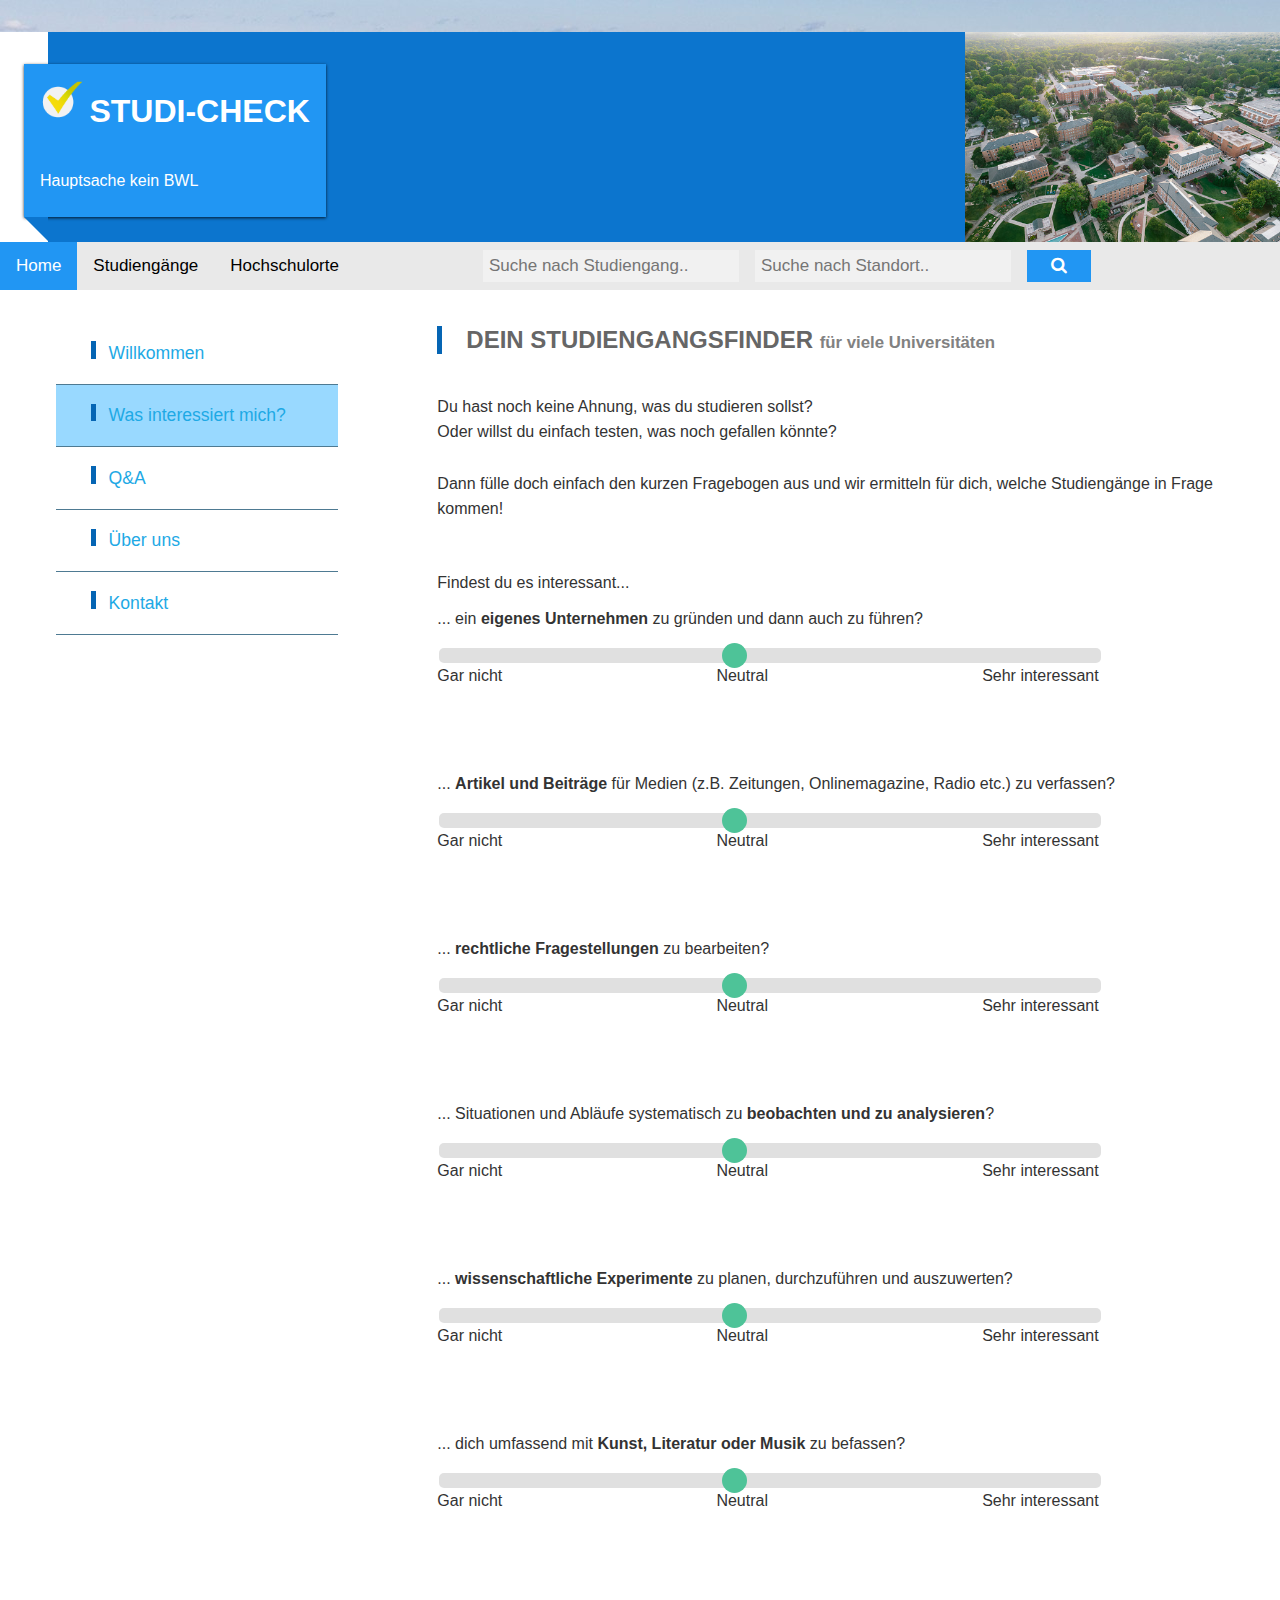
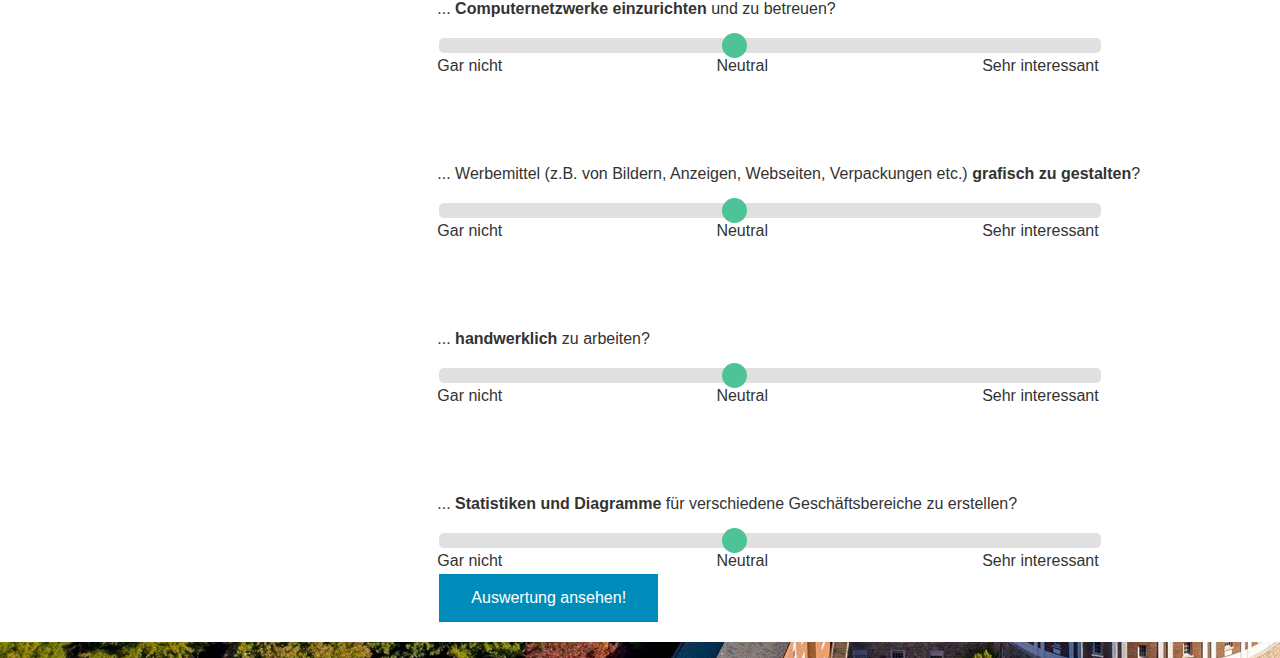
<file: Codebase/students/interessen.html>
<!DOCTYPE html>
<html lang="en" xmlns="http://www.w3.org/1999/html" xmlns="http://www.w3.org/1999/html"
      xmlns="http://www.w3.org/1999/html">
<head>
    <meta charset="utf-8">
    <meta name="viewport" content="width=device-width, initial-scale=1.0">
    <link rel="stylesheet" href="https://cdnjs.cloudflare.com/ajax/libs/font-awesome/4.7.0/css/font-awesome.min.css">
    <link rel="stylesheet" href="interessen.css">
    <title>Studi-Check</title>

    <script>
        function sendInput() {
            let choices = ""
            let curr_slider;
            for (var i = 1; i < 11; i++) {
                curr_slider = document.getElementById("range" + i)
                choices = choices + "/" + curr_slider.value/10
            }
            var url = 'https://hackathon.indorf-dev.de:80/infer'+choices;

            var xhr = new XMLHttpRequest();
            xhr.open('GET', url, true);
            xhr.setRequestHeader('Content-Type', 'application/json;charset=UTF-8');
            xhr.onload = function () {
                if (xhr.status === 200) {
                    var json = JSON.parse(xhr.responseText);
                    location.href = "result.html?result="+json['value']
                }else{
                    console.log(xhr.status)
                    console.log(xhr.responseText)
                    location.href = "interessen.html"
                }
            }
            xhr.send();
        }

    </script>

</head>
<body>

<header>
    <a class="ribbon" tabindex="-1" title="zurück zur Startseite!" href="students.php">
        <div style="align-content: center" >
            <img style="display: inline-block" src="imgs/StudiCheckNoText.png" height="45px">
            <h1 style="display: inline-block; vertical-align: center" id="logo">Studi-Check</h1>
        </div>

        <p>Hauptsache kein BWL</p>
    </a>
</header>

<div class="topnav">
    <a class="active" href="#home">Home</a>
    <a href="list.html">Studiengänge</a>
    <a href="places.html">Hochschulorte</a>
    <table style="float: right">
        <form action="studiengang.html" method = "get">
            <input name="study" type="text" placeholder="Suche nach Studiengang.." style="margin-left:10%" required>
            <input name="location" type="text" placeholder="Suche nach Standort..   "                         required>
            <button type="submit"><i class="fa fa-search"></i></button>
        </form>
    </table>
</div>

<main>
    <nav id="navigation">
        <ul>
            <li><a href="/students/students.php">Willkommen</a></li>
            <li><a aria-current="page" href="interessen.html">Was interessiert mich?</a></li>
            <li><a href="questions.html">Q&A</a>
            <li><a href="students.php">Über uns</a></li>
            <li><a href="students.php">Kontakt</a></li>
        </ul>
    </nav>

    <section id="intro">
        <h2>Dein Studiengangsfinder <span> für viele Universitäten</span></h2>
        <p>
            Du hast noch keine Ahnung, was du studieren sollst? </br>
            Oder willst du einfach testen, was noch gefallen könnte?</br>
            </br>Dann fülle doch einfach den kurzen Fragebogen aus und wir ermitteln für dich, welche Studiengänge in Frage kommen!
        </p>
    </section>


    <div>
        Findest du es interessant...
        <br><br>
        <div>
            ... ein <strong>eigenes Unternehmen</strong> zu gründen und dann auch zu führen?<br><br>
            <div style="width: 100%; align-content: center">
                <div class="slidecontainer" style="width: 80%">
                    <input type="range" min="1" max="10" value="5" class="slider" id="range1">
                    <div style="display: flex;justify-content: space-between">
                        <div>Gar nicht</div>
                        <div>Neutral</div>
                        <div>Sehr interessant</div>
                    </div>
                </div>
            </div>
        </div>
        <br><br><br><br><br>
        <div>
            ... <strong>Artikel und Beiträge</strong> für Medien (z.B. Zeitungen, Onlinemagazine, Radio etc.) zu verfassen?<br><br>
            <div style="width: 100%; align-content: center">
                <div class="slidecontainer" style="width: 80%">
                    <input type="range" min="1" max="10" value="5" class="slider" id="range2">
                    <div style="display: flex;justify-content: space-between">
                        <div>Gar nicht</div>
                        <div>Neutral</div>
                        <div>Sehr interessant</div>
                    </div>
                </div>
            </div>
        </div>
        <br><br><br><br><br>
        <div>
            ... <strong>rechtliche Fragestellungen</strong> zu bearbeiten?<br><br>
            <div style="width: 100%; align-content: center">
                <div class="slidecontainer" style="width: 80%">
                    <input type="range" min="1" max="10" value="5" class="slider" id="range3">
                    <div style="display: flex;justify-content: space-between">
                        <div>Gar nicht</div>
                        <div>Neutral</div>
                        <div>Sehr interessant</div>
                    </div>
                </div>
            </div>
        </div>
        <br><br><br><br><br>
        <div>
            ... Situationen und Abläufe systematisch zu <strong>beobachten und zu analysieren</strong>?<br><br>
            <div style="width: 100%; align-content: center">
                <div class="slidecontainer" style="width: 80%">
                    <input type="range" min="1" max="10" value="5" class="slider" id="range4">
                    <div style="display: flex;justify-content: space-between">
                        <div>Gar nicht</div>
                        <div>Neutral</div>
                        <div>Sehr interessant</div>
                    </div>
                </div>
            </div>
        </div>
        <br><br><br><br><br>
        <div>
            ... <strong>wissenschaftliche Experimente</strong> zu planen, durchzuführen und auszuwerten?<br><br>
            <div style="width: 100%; align-content: center">
                <div class="slidecontainer" style="width: 80%">
                    <input type="range" min="1" max="10" value="5" class="slider" id="range5">
                    <div style="display: flex;justify-content: space-between">
                        <div>Gar nicht</div>
                        <div>Neutral</div>
                        <div>Sehr interessant</div>
                    </div>
                </div>
            </div>
        </div>
        <br><br><br><br><br>
        <div>
            ... dich umfassend mit <strong>Kunst, Literatur oder Musik</strong> zu befassen?<br><br>
            <div style="width: 100%; align-content: center">
                <div class="slidecontainer" style="width: 80%">
                    <input type="range" min="1" max="10" value="5" class="slider" id="range6">
                    <div style="display: flex;justify-content: space-between">
                        <div>Gar nicht</div>
                        <div>Neutral</div>
                        <div>Sehr interessant</div>
                    </div>
                </div>
            </div>
        </div>
        <br><br><br><br><br>
        <div>
            ... <strong>Computernetzwerke einzurichten</strong> und zu betreuen?<br><br>
            <div style="width: 100%; align-content: center">
                <div class="slidecontainer" style="width: 80%">
                    <input type="range" min="1" max="10" value="5" class="slider" id="range7">
                    <div style="display: flex;justify-content: space-between">
                        <div>Gar nicht</div>
                        <div>Neutral</div>
                        <div>Sehr interessant</div>
                    </div>
                </div>
            </div>
        </div>
        <br><br><br><br><br>
        <div>
            ... Werbemittel (z.B. von Bildern, Anzeigen, Webseiten, Verpackungen etc.) <strong>grafisch zu gestalten</strong>?<br><br>
            <div style="width: 100%; align-content: center">
                <div class="slidecontainer" style="width: 80%">
                    <input type="range" min="1" max="10" value="5" class="slider" id="range8">
                    <div style="display: flex;justify-content: space-between">
                        <div>Gar nicht</div>
                        <div>Neutral</div>
                        <div>Sehr interessant</div>
                    </div>
                </div>
            </div>
        </div>
        <br><br><br><br><br>
        <div>
            ... <strong>handwerklich</strong> zu arbeiten?<br><br>
            <div style="width: 100%; align-content: center">
                <div class="slidecontainer" style="width: 80%">
                    <input type="range" min="1" max="10" value="5" class="slider" id="range9">
                    <div style="display: flex;justify-content: space-between">
                        <div>Gar nicht</div>
                        <div>Neutral</div>
                        <div>Sehr interessant</div>
                    </div>
                </div>
            </div>
        </div>
        <br><br><br><br><br>
        <div>
            ... <strong> Statistiken und Diagramme </strong> für verschiedene Geschäftsbereiche zu erstellen?<br><br>
            <div style="width: 100%; align-content: center">
                <div class="slidecontainer" style="width: 80%">
                    <input type="range" min="1" max="10" value="5" class="slider" id="range10">
                    <div style="display: flex;justify-content: space-between">
                        <div>Gar nicht</div>
                        <div>Neutral</div>
                        <div>Sehr interessant</div>
                    </div>
                </div>
            </div>
        </div>
        <button onclick="sendInput()" class="button">Auswertung ansehen!</button>
    </div>
</main>
</body>
</html>
</file>
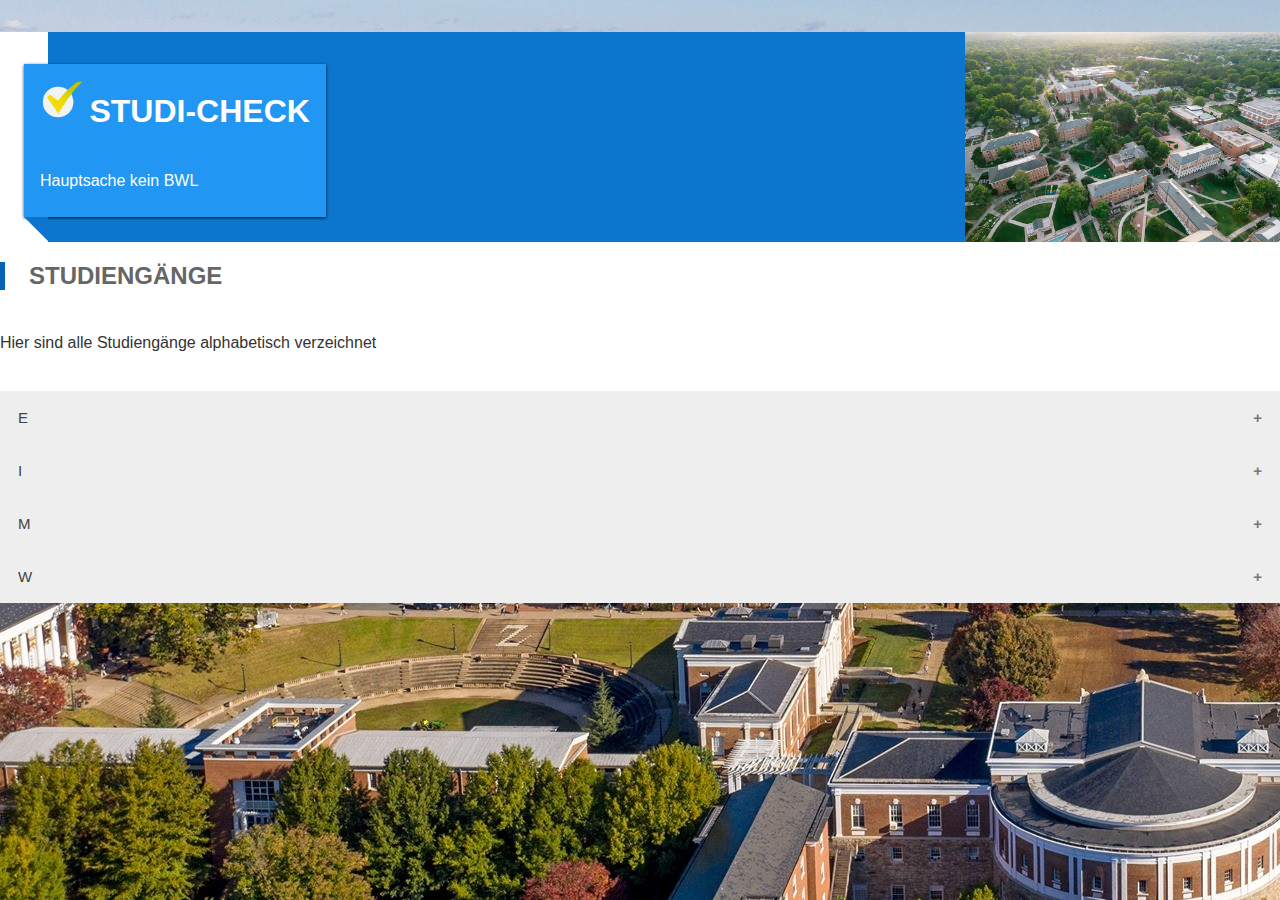
<file: Codebase/students/list.html>
<!DOCTYPE html>
<html lang="en">
<head>
  <meta charset="utf-8">
  <meta name="viewport" content="width=device-width, initial-scale=1.0">
  <link rel="stylesheet" href="interessen.css">
  <title>Studi-Check</title>

  <script>
    function acc() {
      var acc = document.getElementsByClassName("accordion");
      var i;

      for (i = 0; i < acc.length; i++) {
        acc[i].addEventListener("click", function () {
          this.classList.toggle("active");
          var panel = this.nextElementSibling;
          if (panel.style.maxHeight) {
            panel.style.maxHeight = null;
          } else {
            panel.style.maxHeight = panel.scrollHeight + "px";
          }
        });
      }
    }
  </script>

  <script>

    function load_data() {
      fetch("data.json")
              .then(response => response.json())
              .then(json => start(json));
    }

    function start(json){
      let alp = ["A","B","C","D","E","F","G","H","I","J","K","L","M","N","O","P","Q","R","S","T","U","V","W","X","Y","Z"]

      let accs = document.getElementById("accs");

      let button;
      let div;
      let p;

      for (let i = 0; i < 26; i++) {
        let curr_acc = document.createElement("button")
        curr_acc.classList.add("accordion")
        curr_acc.innerText = alp[i]
        curr_acc.id = alp[i]+"useless"

        let pan = document.createElement("div");
        let par = document.createElement("p");
        par.id = alp[i]+"p"
        //par.innerText = alp[i]
        pan.classList.add("panel")
        pan.id = alp[i]+"useless"
        pan.appendChild(par)

        accs.appendChild(curr_acc);
        accs.appendChild(pan);
      }

      console.log(json)
      let used = []

      for (const city in json) {
        console.log(city)
        if (city !== "fach"){
          for (const fachKey in json[city]) {
            if (fachKey.substr(0,1) === fachKey.substr(0,1).toUpperCase()){
              console.log(city, fachKey, fachKey.substr(0,1))
              let category = document.getElementById(fachKey.substr(0,1)+"p");
              console.log(category.innerHTML)
              let link = document.createElement("a")
              link.innerText = fachKey + " - " + city.charAt(0).toUpperCase() + city.slice(1) + "\n";
              link.href = "studiengang.html?study="+fachKey+"&location="+city.charAt(0).toUpperCase() + city.slice(1);
              category.appendChild(link);
              if (!used.includes(fachKey.substr(0,1))){
                used.push(fachKey.substr(0,1))
              }
            }
          }
        }
      }
      console.log(used)
      var children = accs.children;
      for (var i = 0; i < children.length; i++) {
        let comp = ""
        if (children[i].id.length === 1){
          comp = children[i].id
        }else{
          comp = children[i].id.substr(0,1)
        }

        if(!used.includes(comp)){
          accs.removeChild(children[i])
        }
      }


      acc()
    }
  </script>
  <style>
    .accordion {
      background-color: #eee;
      color: #444;
      cursor: pointer;
      padding: 18px;
      width: 100%;
      border: none;
      text-align: left;
      outline: none;
      font-size: 15px;
      transition: 0.4s;
    }

    .active, .accordion:hover {
      background-color: #ccc;
    }

    .accordion:after {
      content: '\002B';
      color: #777;
      font-weight: bold;
      float: right;
      margin-left: 5px;
    }

    .active:after {
      content: "\2212";
    }

    .panel {
      padding: 0 18px;
      background-color: white;
      max-height: 0;
      overflow: hidden;
      transition: max-height 0.2s ease-out;
    }
  </style>

</head>

<header>
  <a class="ribbon" tabindex="-1" title="zurück zur Startseite!" href="students.php">
    <div style="align-content: center" >
      <img style="display: inline-block" src="imgs/StudiCheckNoText.png" height="45px">
      <h1 style="display: inline-block; vertical-align: center" id="logo">Studi-Check</h1>
    </div>

    <p>Hauptsache kein BWL</p>
  </a>

</header>

<body onload="load_data()" id = "start">
  <h2>Studiengänge</h2>
  <p>Hier sind alle Studiengänge alphabetisch verzeichnet</p>

  <div id="accs">
  </div>



</body>
</html>
</file>
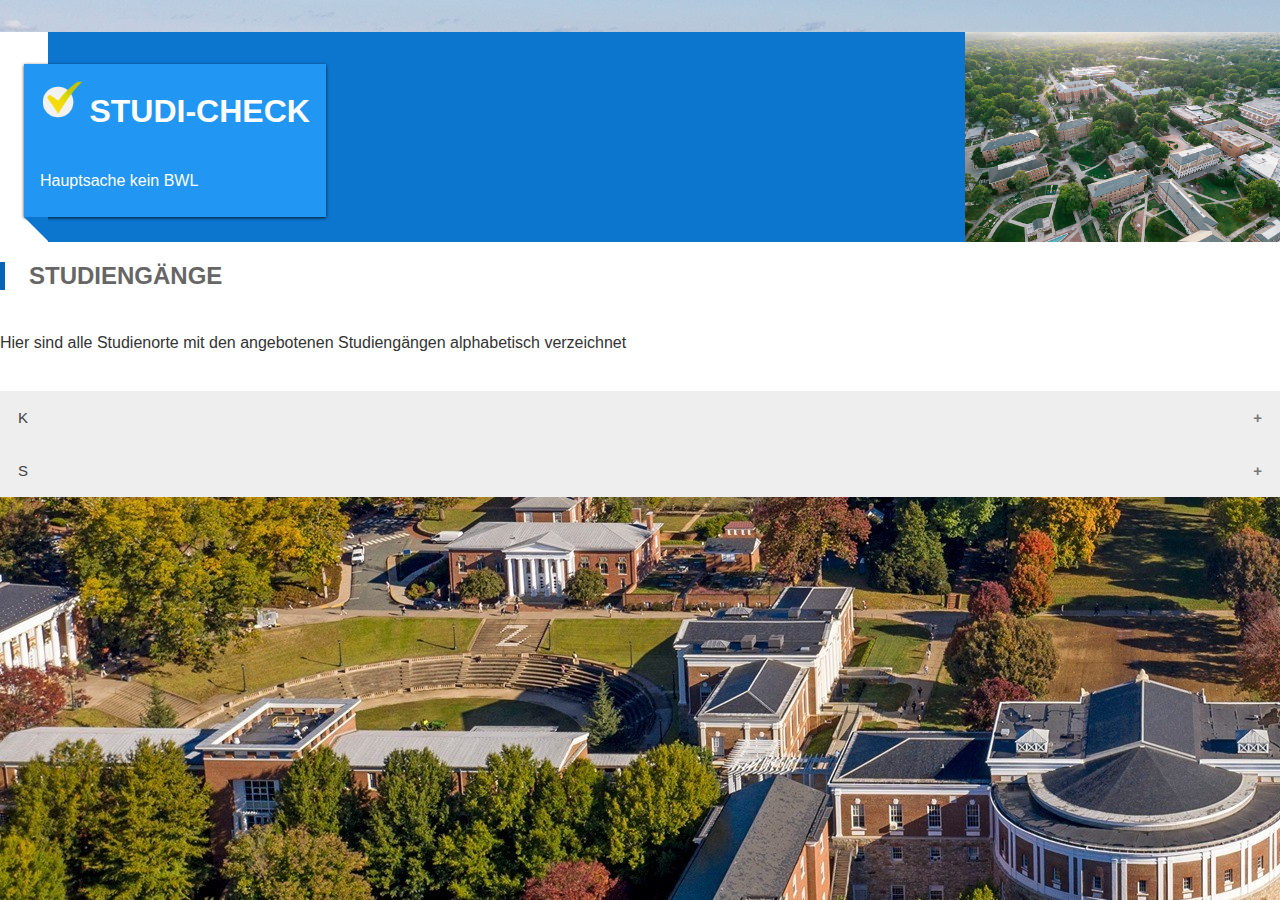
<file: Codebase/students/places.html>
<!DOCTYPE html>
<html lang="en">
<head>
  <meta charset="utf-8">
  <meta name="viewport" content="width=device-width, initial-scale=1.0">
  <link rel="stylesheet" href="interessen.css">
  <title>Studi-Check</title>

  <script>
    function acc() {
      var acc = document.getElementsByClassName("accordion");
      var i;

      for (i = 0; i < acc.length; i++) {
        acc[i].addEventListener("click", function () {
          this.classList.toggle("active");
          var panel = this.nextElementSibling;
          if (panel.style.maxHeight) {
            panel.style.maxHeight = null;
          } else {
            panel.style.maxHeight = panel.scrollHeight + "px";
          }
        });
      }
    }
  </script>

  <script>

    function load_data() {
      fetch("data.json")
              .then(response => response.json())
              .then(json => start(json));
    }

    function start(json){
      let alp = ["A","B","C","D","E","F","G","H","I","J","K","L","M","N","O","P","Q","R","S","T","U","V","W","X","Y","Z"]

      let accs = document.getElementById("accs");

      let button;
      let div;
      let p;

      for (let i = 0; i < 26; i++) {
        let curr_acc = document.createElement("button")
        curr_acc.classList.add("accordion")
        curr_acc.innerText = alp[i]
        curr_acc.id = alp[i]+"useless"

        let pan = document.createElement("div");
        let par = document.createElement("p");
        par.id = alp[i]+"p"
        //par.innerText = alp[i]
        pan.classList.add("panel")
        pan.id = alp[i]+"useless"
        pan.appendChild(par)

        accs.appendChild(curr_acc);
        accs.appendChild(pan);
      }

      console.log(json)
      let used = []

      for (const city in json) {
        console.log(city)
        if (city !== "fach"){
          for (const fachKey in json[city]) {
            if (fachKey.substr(0,1) === fachKey.substr(0,1).toUpperCase()){
              console.log(city, fachKey, city.substr(0,1))
              let category = document.getElementById(city.substr(0,1).toUpperCase()+"p");
              console.log(category.innerHTML)
              let link = document.createElement("a")
              link.innerText = city.charAt(0).toUpperCase() + city.slice(1) + " - " +  fachKey +  "\n";
              link.href = "studiengang.html?study="+fachKey+"&location="+city.charAt(0).toUpperCase() + city.slice(1);
              category.appendChild(link);
              if (!used.includes(city.substr(0,1).toUpperCase())){
                used.push(city.substr(0,1).toUpperCase())
              }
            }
          }
        }
      }
      console.log(used)
      var children = accs.children;
      for (var i = 0; i < children.length; i++) {
        let comp = ""
        if (children[i].id.length === 1){
          comp = children[i].id
        }else{
          comp = children[i].id.substr(0,1)
        }

        if(!used.includes(comp)){
          accs.removeChild(children[i])
        }
      }


      acc()
    }
  </script>
  <style>
    .accordion {
      background-color: #eee;
      color: #444;
      cursor: pointer;
      padding: 18px;
      width: 100%;
      border: none;
      text-align: left;
      outline: none;
      font-size: 15px;
      transition: 0.4s;
    }

    .active, .accordion:hover {
      background-color: #ccc;
    }

    .accordion:after {
      content: '\002B';
      color: #777;
      font-weight: bold;
      float: right;
      margin-left: 5px;
    }

    .active:after {
      content: "\2212";
    }

    .panel {
      padding: 0 18px;
      background-color: white;
      max-height: 0;
      overflow: hidden;
      transition: max-height 0.2s ease-out;
    }
  </style>

</head>

<header>
  <a class="ribbon" tabindex="-1" title="zurück zur Startseite!" href="students.php">
    <div style="align-content: center" >
      <img style="display: inline-block" src="imgs/StudiCheckNoText.png" height="45px">
      <h1 style="display: inline-block; vertical-align: center" id="logo">Studi-Check</h1>
    </div>

    <p>Hauptsache kein BWL</p>
  </a>

</header>

<body onload="load_data()" id = "start">
<h2>Studiengänge</h2>
<p>Hier sind alle Studienorte mit den angebotenen Studiengängen alphabetisch verzeichnet</p>

<div id="accs">
</div>



</body>
</html>
</file>
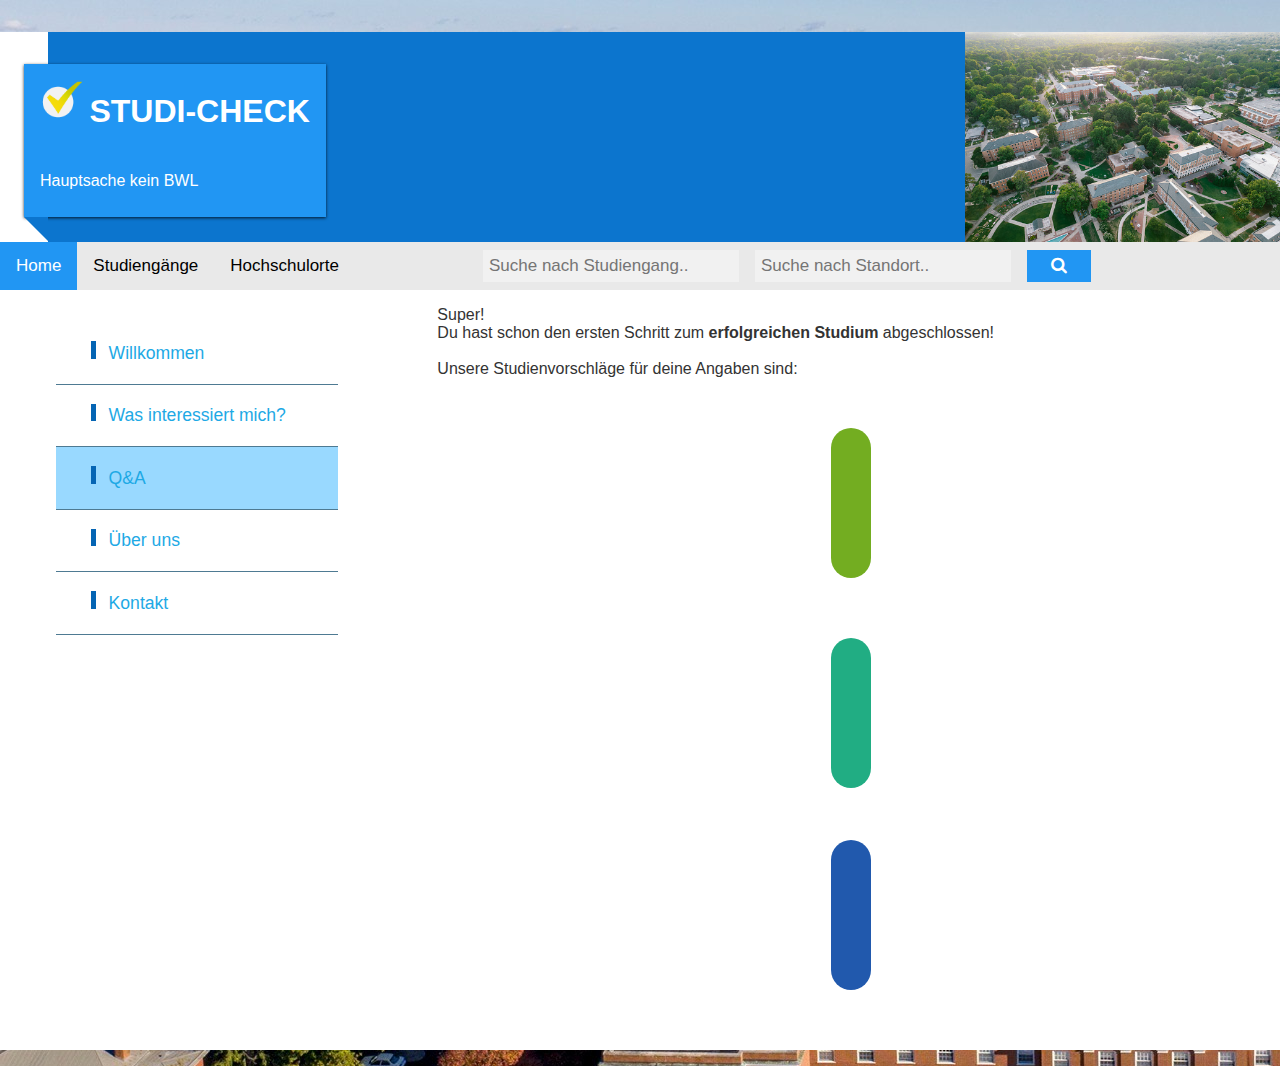
<file: Codebase/students/questions.html>
<!DOCTYPE html>
<html lang="en">
<head>
    <meta charset="utf-8">
    <meta name="viewport" content="width=device-width, initial-scale=1.0">
    <link rel="stylesheet" href="https://cdnjs.cloudflare.com/ajax/libs/font-awesome/4.7.0/css/font-awesome.min.css">
    <link rel="stylesheet" href="interessen.css">
    <title>Studi-Check</title>
</head>
<body >

<header>
    <a class="ribbon" tabindex="-1" title="zurück zur Startseite!" href="students.php">
        <div style="align-content: center" >
            <img style="display: inline-block" src="imgs/StudiCheckNoText.png" height="45px">
            <h1 style="display: inline-block; vertical-align: center" id="logo">Studi-check</h1>
        </div>

        <p>Hauptsache kein BWL</p>
    </a>
</header>

<div class="topnav">
    <a class="active" href="#">Home</a>
    <a href="list.html">Studiengänge</a>
    <a href="places.html">Hochschulorte</a>
    <table style="float: right">
        <form action="studiengang.html" method = "get">
            <input name="study" type="text" placeholder="Suche nach Studiengang.." style="margin-left:10%" required>
            <input name="location" type="text" placeholder="Suche nach Standort..   "                         required>
            <button type="submit"><i class="fa fa-search"></i></button>
        </form>
    </table>
</div>

<main>

    <nav id="navigation">
        <ul>
            <li><a href="students.php">Willkommen</a></li>
            <li><a href="interessen.html">Was interessiert mich?</a></li>
            <li><a aria-current="page">Q&A</a>
            <li><a href="students.php">Über uns</a></li>
            <li><a href="students.php">Kontakt</a></li>
        </ul>
    </nav>

    <div>
        Super! <br>
        Du hast schon den ersten Schritt zum <strong>erfolgreichen Studium</strong> abgeschlossen!<br><br>
        Unsere Studienvorschläge für deine Angaben sind:<br><br>
        <div style="text-align: center">
            <p id="rcorners1" style="display: inline-block"></p>
        </div>
        <div style="text-align: center">
            <p id="rcorners2" style="display: inline-block"></p>
        </div>
        <div style="text-align: center">
            <p id="rcorners3" style="display: inline-block"></p>
        </div>
    </div>

</main>
</body>
</html>
</file>
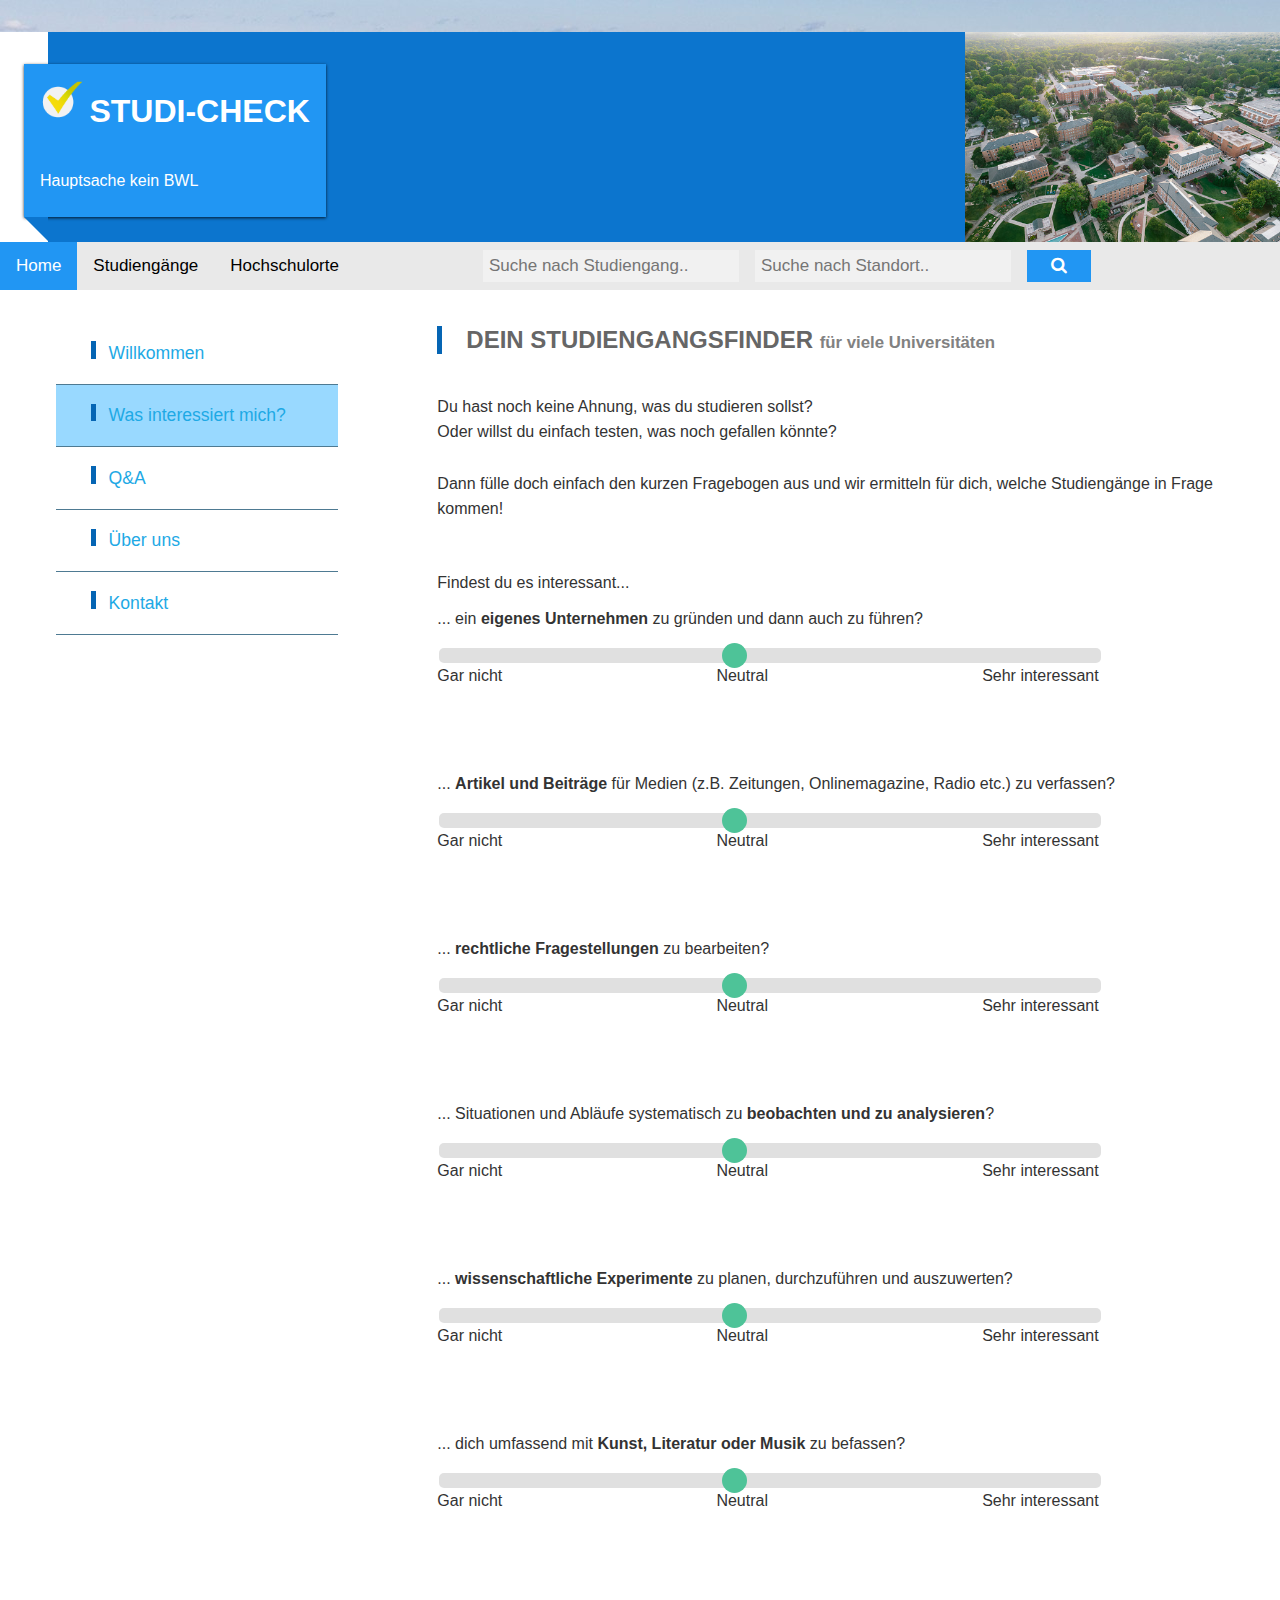
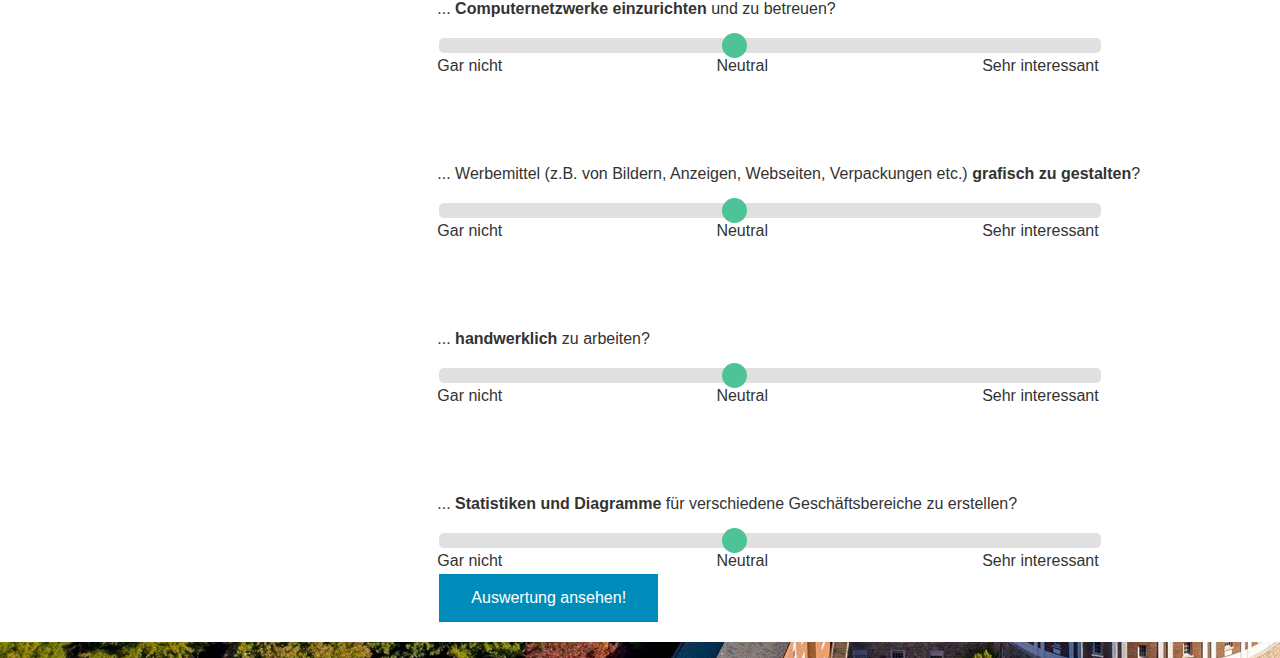
<file: Codebase/students/result.html>
<!DOCTYPE html>
<html lang="en">
<head>
    <meta charset="utf-8">
    <meta name="viewport" content="width=device-width, initial-scale=1.0">
    <link rel="stylesheet" href="https://cdnjs.cloudflare.com/ajax/libs/font-awesome/4.7.0/css/font-awesome.min.css">
    <link rel="stylesheet" href="interessen.css">
    <title>Studi-check</title>

    <script>
        function load_data() {
            fetch("studies.json")
                .then(response => response.json())
                .then(json => setResult(json));
        }

        function setResult(json) {
            let f = document.getElementById("rcorners1");
            let s = document.getElementById("rcorners2");
            let t = document.getElementById("rcorners3");

            let params = new URLSearchParams(location.search);
            let res = params.get("result");
            if (Object.keys(json).includes(res)){
                let inner = json[res];
                f.innerText = inner["first"];
                s.innerText = inner["second"];
                t.innerText = inner["third"];
            }else{
                window.location.replace("interessen.html")
            }

        }

    </script>

</head>
<body onload="load_data()">

<header>
    <a class="ribbon" tabindex="-1" title="zurück zur Startseite!" href="students.php">
        <div style="align-content: center" >
            <img style="display: inline-block" src="imgs/StudiCheckNoText.png" height="45px">
            <h1 style="display: inline-block; vertical-align: center" id="logo">Studi-check</h1>
        </div>

        <p>Hauptsache kein BWL</p>
    </a>
</header>

<div class="topnav">
    <a class="active" href="#home">Home</a>
    <a href="list.html">Studiengänge</a>
    <a href="places.html">Hochschulorte</a>
    <a href="#about">Hochschule</a>
    <table style="float: right">
        <form action="studiengang.html" method = "get">
            <input name="study" type="text" placeholder="Suche nach Studiengang.." style="margin-left:10%" required>
            <input name="location" type="text" placeholder="Suche nach Standort..   "                         required>
            <button type="submit"><i class="fa fa-search"></i></button>
        </form>
    </table>
</div>

<main>

    <nav id="navigation">
        <ul>
            <li><a aria-current="page">Willkommen</a></li>
            <li><a href="interessen.html">Was interessiert mich?</a></li>
            <li><a href="questions.html">Q&A</a>
            <li><a href="students.php">Über uns</a></li>
            <li><a href="students.php">Kontakt</a></li>
        </ul>
    </nav>

    <div>
        Super! <br>
        Du hast schon den ersten Schritt zum <strong>erfolgreichen Studium</strong> abgeschlossen!<br><br>
        Unsere Studienvorschläge für deine Angaben sind:<br><br>
        <div style="text-align: center">
            <p id="rcorners1" style="display: inline-block"></p>
        </div>
        <div style="text-align: center">
            <p id="rcorners2" style="display: inline-block"></p>
        </div>
        <div style="text-align: center">
            <p id="rcorners3" style="display: inline-block"></p>
        </div>
    </div>

</main>
</body>
</html>
</file>
<file: Codebase/students/interessen.css>
/* Stylesheet für Selfhtml Design 03
  responsives Layout mit Grid Layout ab Z. 210   */

/* ====================================================   GLOBAL DEFINITION   ==================================================== */

/* alternatives Boxmodell */
html {
    box-sizing: border-box;
    background: #d5d5d5 url("background2.jpg") scroll;

}

*, ::before, ::after {
    box-sizing: inherit;
}

body {
    max-width: 100em;
    margin:0 auto;
    padding: 0;
    background: #fff;
    color: #333;
    font: normal 1em Arial, sans-serif;  /* Mindestschriftgröße wird dem Browser, bzw. dem Nutzer überlassen! */

}



/* ====================================================   HEADER   ==================================================== */

header {
    position: relative;
    height: 210px;
    margin: 2em  0  0 3em;
    background: rgb(12, 117, 206) url("background.jpg") no-repeat right;
    background-size: contain;
    padding: 0 0 0.5em;
}

header a h1,
header a p {			/*Die Angaben für h1 müssen mit einem genauen Selektor überschrieben werden. */
    color: white;
    border-left: 0;
    padding: 0;
    display: table;		/* Überschriften und Absätze sind sonst immer 100% breit, durch display:table und display: inline-block; für das Elternelement a.ribbon wird das Banner nur so breit wie nötig. */
}

.ribbon {
    display: inline-block;
    position: relative;
    margin: 2em 0 2em -1.5em;
    padding: 0.5em 1em;
    background: #2196F3;
    box-shadow: 0px 1px 3px rgba(0,0,0,.8);
}

.ribbon::before{
    display: block;
    width: 1.5em;
    height: 0;
    position: absolute;
    bottom: -1.5em;
    left: 0em;
    content: "";
    border-bottom: 1.5em solid transparent;
    border-right: 1.5em solid rgb(12, 117, 206);
}

/** CONTENT **/

main {
    margin: 0 0 1em;
    padding: 1em;
    background: #fff;
}

h1,
h2 {
    font-family: Arial, 'Helvetica Neue', Helvetica, sans-serif;
    padding-left: 1em;
    color: #666;
    text-transform: uppercase;
    border-left:5px solid rgb(5, 101, 180);
}

h2 span {
    font-size: 0.70em;
    color: #818181;
    text-transform: none;
}

h3	{
    font-size: 1.25em;
    font-weight: normal;
    padding: 0;
    margin: 0;
    color: #4E68AD;
}

p {
    text-align: left;
    line-height: 1.6em;
    padding: 20px 0
}

a 	{
    color: #1ea9e5;
    outline: none;
    text-decoration: none;
}
a:hover, 			/* Durch Maus oder Tastatur angewählte Verweise werden sichtbar gemacht */
a:focus {
    color: white;
    text-decoration: none;
    background-color: #0681d9;
}

a.more	{
    float: right;
    font-weight: bold;
}

a.more:after{
    content:" \2192 ";
    font-size:1.2em;
    font-weight:bold;
}

ul.square {
    list-style-type:square;
    color: #999999;
    margin: 0 0 0.5em 0.5em;
    font-size: 0.8em;
    font-weight: bold;
}

ul.square li{
    padding:10px;
}

/*DL, DT, DD Datenliste*/
dl.grid {
    display: grid;
    grid-template-columns: 1fr 100%;
}
dd {
    margin: 0;
    padding-left: 1em;
}

dd span:first-child {
    display: inline-block;
    width: 4em;
}

dl.grid dd {
    margin-bottom: 1em;
}

a[href^="tel"] { white-space: nowrap; }

ul#footer-nav li {
    list-style-type: none;
    displaY: inline;
    padding: 0 0.5em;
    border-right: 1px  solid #ACACAC;
}

footer {
    display: grid;
    grid-template-columns: repeat(2, 1fr);
    padding: 1em;
}

ul#footer-nav  li:last-child {
    border: none;
}

ul#footer-nav img {
    width: 1.5em;
}

ul#footer-nav a:hover,
ul#footer-nav a:focus,
ul#footer-nav a:active {
    background: white;
}

footer p {
    text-align: right;
}

/** Navigation **/

nav#navigation{
}

#navigation ul {
    list-style-type: none;
    width: 100%;
    margin-bottom:30px;
}

#navigation ul li.first-child	{ border-top: 1px #DBDBDB solid; }


#navigation ul li a {
    display: block;
    border-bottom: 1px solid #4e7a92;
    font-size: 1.1em;
    line-height: 1.5em;
    padding: 1em 35px;
    text-decoration: none;
    width: 16em;
}

#navigation ul li a:before{
    content:" ";
    display:inline-block;
    width:1em;
    height:1em;
    border-left:5px solid rgb(5, 101, 180);
}

nav a[aria-current=page]{
    background: rgba(0, 160, 255, 0.4);
}



/* ========== repsonsives Grid-Layout ========== */

/* mobile first - auf schmalen Bildschirmen wird alles untereinander platziert. */

/* ab einer Breite von 30em haben zwei Spalten nebeneinander Platz: */

/* Add a black background color to the top navigation bar */
.topnav {
    overflow: hidden;
    background-color: #e9e9e9;
}

/* Style the links inside the navigation bar */
.topnav a {
    float: left;
    display: block;
    color: black;
    text-align: center;
    padding: 14px 16px;
    text-decoration: none;
    font-size: 17px;
}

/* Change the color of links on hover */
.topnav a:hover {
    background-color: #ddd;
    color: black;
}

/* Style the "active" element to highlight the current page */
.topnav a.active {
    background-color: #2196F3;
    color: white;
}

/* Style the search box inside the navigation bar*/
.topnav input[type=text] {
    padding: 6px;
    border: 1px;
    margin-right: 16px;
    font-size: 17px;
    width: 20%;
    background: #f1f1f1;
}

/* Style the submit button */
.topnav button {
    width: 5%;
    padding: 6px;
    background: #2196F3;
    color: white;
    font-size: 17px;
    margin-top: 8px;
    margin-right: 16px;
    border: 1px solid grey;
    border: none; /* Prevent double borders */
    cursor: pointer;
}

.topnav button:hover {
    background: #0b7dda;
}

/* Clear floats */
.topnav::after {
    content: "";
    clear: both;
    display: table;
}

.topnav input[type=text]:focus {
    border-bottom: 3px solid #555;

}

@media (min-width: 30em) {
    main {
        display: grid;
        grid-template-columns: repeat(2, 1fr);
        grid-gap: 1em;
    }

    .topnav {
        /*grid-column : 1 / 2;*/
        grid-row : 1 / 2;
    }

    nav {
        grid-column: 1 / 2;
    }

    #intro {
        grid-column: 2 / 3;
        grid-row:    1 / 2;
    }

    article {
        grid-column: 2 / 3;
    }

    .spalte img {
        width: 50%;
        float: left;
        margin-right: 0.5em;
    }
}

#rcorners1 {
    font-size: xx-large;
    text-align: center;
    line-height: 110px;
    border-radius: 25px;
    background: #73AD21;
    padding: 20px;
    width: fit-content;
    height: 150px;
}
#rcorners2 {
    font-size: x-large;
    color: #e3e9fd;
    text-align: center;
    line-height: 110px;
    border-radius: 25px;
    background: #21ad83;
    padding: 20px;
    width: fit-content;
    height: 150px;
}
#rcorners3 {
    font-size: x-large;
    color: white;
    text-align: center;
    line-height: 110px;
    border-radius: 25px;
    background: #2159ad;
    padding: 20px;
    width: fit-content;
    height: 150px;
}

.button {
    background-color: #008CBA;
    border: none;
    color: white;
    padding: 15px 32px;
    text-align: center;
    text-decoration: none;
    display: inline-block;
    font-size: 16px;
    margin: 4px 2px;
    cursor: pointer;
}



@media (min-width: 50em) {
    main {
        grid-template-columns: repeat(3, 1fr);
    }

    nav {
        grid-row: 1 / 3;
    }

    #intro {
        grid-column: span 2;
        grid-row:    1 / 2;
    }

    article {
        grid-column: span 2;
    }

    div{
        grid-column: span 2;
    }

    aside {
        grid-column: span 2;
        grid-row: 1 / 2;
    }

    .spalte {
        grid-row:    2 / 3;
    }

    .spalte img {
        width: 33%;
    }
}

/* When the screen is less than 600px wide, stack the links and the search field vertically instead of horizontally */
@media screen and (max-width: 600px) {
    .topnav a, .topnav input[type=text] {
        float: none;
        display: block;
        text-align: left;
        width: 100%;
        margin: 0;
        padding: 14px;
    }
    .topnav input[type=text] {
        border: 1px solid #ccc;
    }
}

/* Sliders */

.slidecontainer {
    width: 300px; /* Width of the outside container */
}

/* The slider itself */
.slider {
    -webkit-appearance: none;  /* Override default CSS styles */
    appearance: none;
    width: 100%; /* Full-width */
    border-radius: 5px;
    height: 15px; /* Specified height */
    background: #d3d3d3; /* Grey background */
    outline: none; /* Remove outline */
    opacity: 0.7; /* Set transparency (for mouse-over effects on hover) */
    -webkit-transition: .2s; /* 0.2 seconds transition on hover */
    transition: opacity .2s;
}

/* Mouse-over effects */
.slider:hover {
    opacity: 1; /* Fully shown on mouse-over */
}

/* The slider handle (use -webkit- (Chrome, Opera, Safari, Edge) and -moz- (Firefox) to override default look) */
.slider::-webkit-slider-thumb {
    -webkit-appearance: none; /* Override default look */
    appearance: none;
    width: 25px; /* Set a specific slider handle width */
    height: 25px; /* Slider handle height */
    background: #04AA6D; /* Green background */
    border-radius: 50%;

    cursor: pointer; /* Cursor on hover */
}

.slider::-moz-range-thumb {
    width: 25px; /* Set a specific slider handle width */
    height: 25px; /* Slider handle height */
    background: #04AA6D; /* Green background */
    border-radius: 50%;

    cursor: pointer; /* Cursor on hover */
}
</file>
